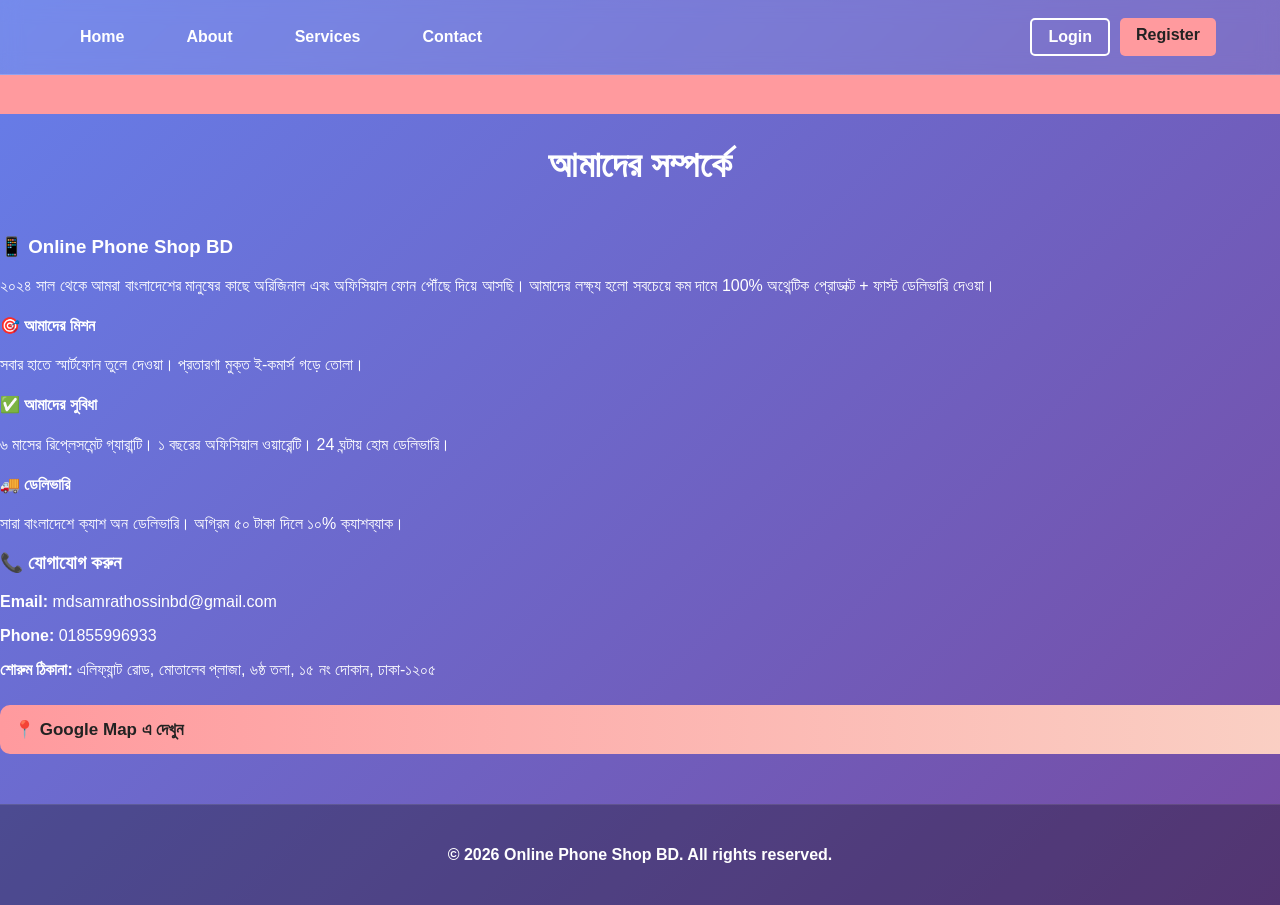
<file: about.html>
<!DOCTYPE html>
<html lang="en">
<head>
  <meta charset="UTF-8">
  <meta name="viewport" content="width=device-width, initial-scale=1.0">
  <title>About.html</title>
</head>
<link rel="stylesheet" href="style.css">
<script src="JavaScript.js"></script>
<body>

  <header>
    <nav>
      <ul>
        <li><a href="index.html">Home</a></li>
        <li><a href="About.html">About</a></li>
        <li><a href="services.html">Services</a></li>
        <li><a href="contact.html">Contact</a></li>
      </ul>
<div class="nav-buttons">
  <a href="login.html" class="btn-login">Login</a>
  <a href="register.html" class="btn-register">Register</a>
</div>
    </nav>
  </header>
   <div class="notice-bar">
     <div class="notice-text">
        🔥চলছে-ধামাকা ৬৫% ডিসকাউন্ট২০২৪ সাল থেকে আমরা বাংলাদেশের মানুষের কাছে অরিজিনাল এবং অফিসিয়াল ফোন পৌঁছে দিয়ে আসছি। 
         আমাদের লক্ষ্য হলো সবচেয়ে কম দামে 100% অথেন্টিক প্রোডাক্ট + ফাস্ট ডেলিভারি দেওয়া্যাক| 📞 Contact us: ☎️01855996933
     </div>
   </div>
<section class="about-section">
  <div class="about-container">
    
    <h2 class="section-title">আমাদের সম্পর্কে</h2>
    
    <div class="about-card">
      <h3>📱 Online Phone Shop BD</h3>
      <p>
        ২০২৪ সাল থেকে আমরা বাংলাদেশের মানুষের কাছে অরিজিনাল এবং অফিসিয়াল ফোন পৌঁছে দিয়ে আসছি। 
        আমাদের লক্ষ্য হলো সবচেয়ে কম দামে 100% অথেন্টিক প্রোডাক্ট + ফাস্ট ডেলিভারি দেওয়া।
      </p>
    </div>

  <div class="about-grid">
      <div class="about-box">
        <h4>🎯 আমাদের মিশন</h4>
        <p>সবার হাতে স্মার্টফোন তুলে দেওয়া। প্রতারণা মুক্ত ই-কমার্স গড়ে তোলা।</p>
    </div>
      <div class="about-box">
        <h4>✅ আমাদের সুবিধা</h4>
        <p>৬ মাসের রিপ্লেসমেন্ট গ্যারান্টি। ১ বছরের অফিসিয়াল ওয়ারেন্টি। 24 ঘন্টায় হোম ডেলিভারি।</p>
    </div>
      <div class="about-box">
        <h4>🚚 ডেলিভারি</h4>
        <p>সারা বাংলাদেশে ক্যাশ অন ডেলিভারি। অগ্রিম ৫০ টাকা দিলে ১০% ক্যাশব্যাক।</p>
    </div>
  </div>

    <div class="about-card">
      <h3>📞 যোগাযোগ করুন</h3>
      <p><b>Email:</b> mdsamrathossinbd@gmail.com</p>
      <p><b>Phone:</b> 01855996933</p>
      <p><b>শোরুম ঠিকানা:</b> এলিফ্যান্ট রোড, মোতালেব প্লাজা, ৬ষ্ঠ তলা, ১৫ নং দোকান, ঢাকা-১২০৫</p>
      
      <a href="https://maps.google.com/?q=Motaleb Plaza Dhaka" target="_blank" class="btn-submit" style="text-decoration:none; display:inline-block; margin-top:10px;">
        📍 Google Map এ দেখুন
      </a>
    </div>

  </div>
</section>

<footer>
  <p>© 2026 Online Phone Shop BD. All rights reserved.</p>
</footer>
</body>
</html>
</file>
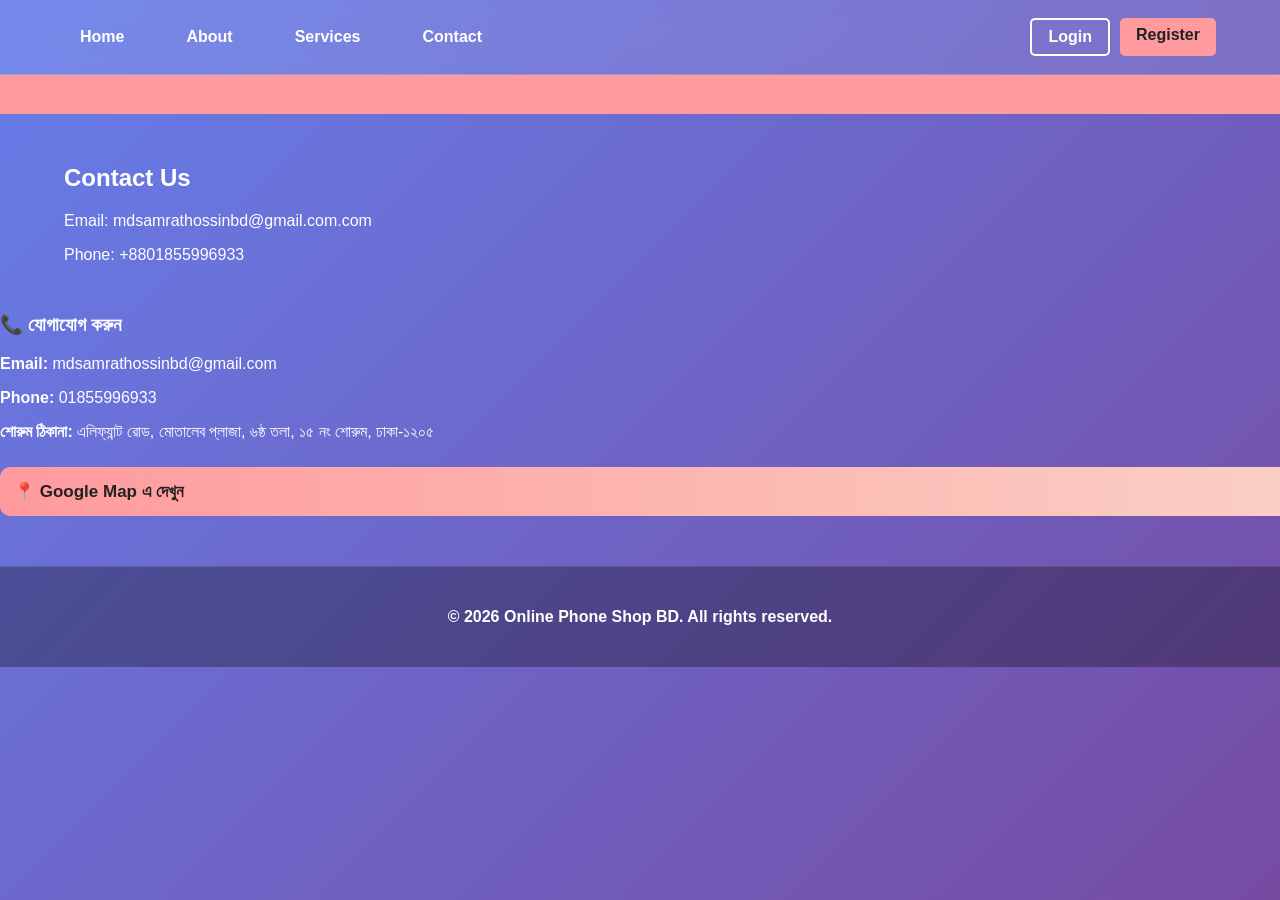
<file: contact.html>
<!DOCTYPE html>
<html lang="en">
<head>
  <meta charset="UTF-8">
  <meta name="viewport" content="width=device-width, initial-scale=1.0">
  <title>content.html</title>
</head>
<link rel="stylesheet" href="style.css">
<body>
  <header>
    <nav>
      <ul>
        <li><a href="index.html">Home</a></li>
        <li><a href="About.html">About</a></li>
        <li><a href="services.html">Services</a></li>
        <li><a href="contact.html">Contact</a></li>
      </ul>
<div class="nav-buttons">
  <a href="login.html" class="btn-login">Login</a>
  <a href="register.html" class="btn-register">Register</a>
</div>
    </nav>
  </header>
<div class="notice-bar">
  <div class="notice-text">
    🔥চলছে-ধামাকা ৬৫% ডিসকাউন্ট অফার ! | 🎉 🛒24 ঘণ্টার মধ্য বাংলাদেশের যে কোনো প্রান্তে হোম ডেলিভারি মাধ্যমে  পৌঁছায় দেওয়া ☑️৬মাসের রিপ্লেসমেন্ট গ্যারান্টি ১বছরের ওয়ারেন্টি।হয়। অগ্রিম ৫৫০ দিলে ১০% ক্যাশ ফুরিয়ে যাওয়ার আগেই অর্ডার করুনব্যাক| 📞 Contact us: ☎️01855996933
  </div>
</div>
  <main>
      <section id="contact">
      <h2>Contact Us</h2>
      <p>Email: mdsamrathossinbd@gmail.com.com</p>
      <p>Phone: +8801855996933</p>
    </section>
  </main>
      <div class="about-card">
      <h3>📞 যোগাযোগ করুন</h3>
      <p><b>Email:</b> mdsamrathossinbd@gmail.com</p>
      <p><b>Phone:</b> 01855996933</p>
      <p><b>শোরুম ঠিকানা:</b> এলিফ্যান্ট রোড, মোতালেব প্লাজা, ৬ষ্ঠ তলা, ১৫ নং শোরুম, ঢাকা-১২০৫</p>
      
      <a href="https://maps.google.com/?q=Motaleb Plaza Dhaka" target="_blank" class="btn-submit" style="text-decoration:none; display:inline-block; margin-top:10px;">
        📍 Google Map এ দেখুন
      </a>
    </div>
    
  <footer>
    <p>© 2026 Online Phone Shop BD. All rights reserved.</p>
  </footer>
</file>
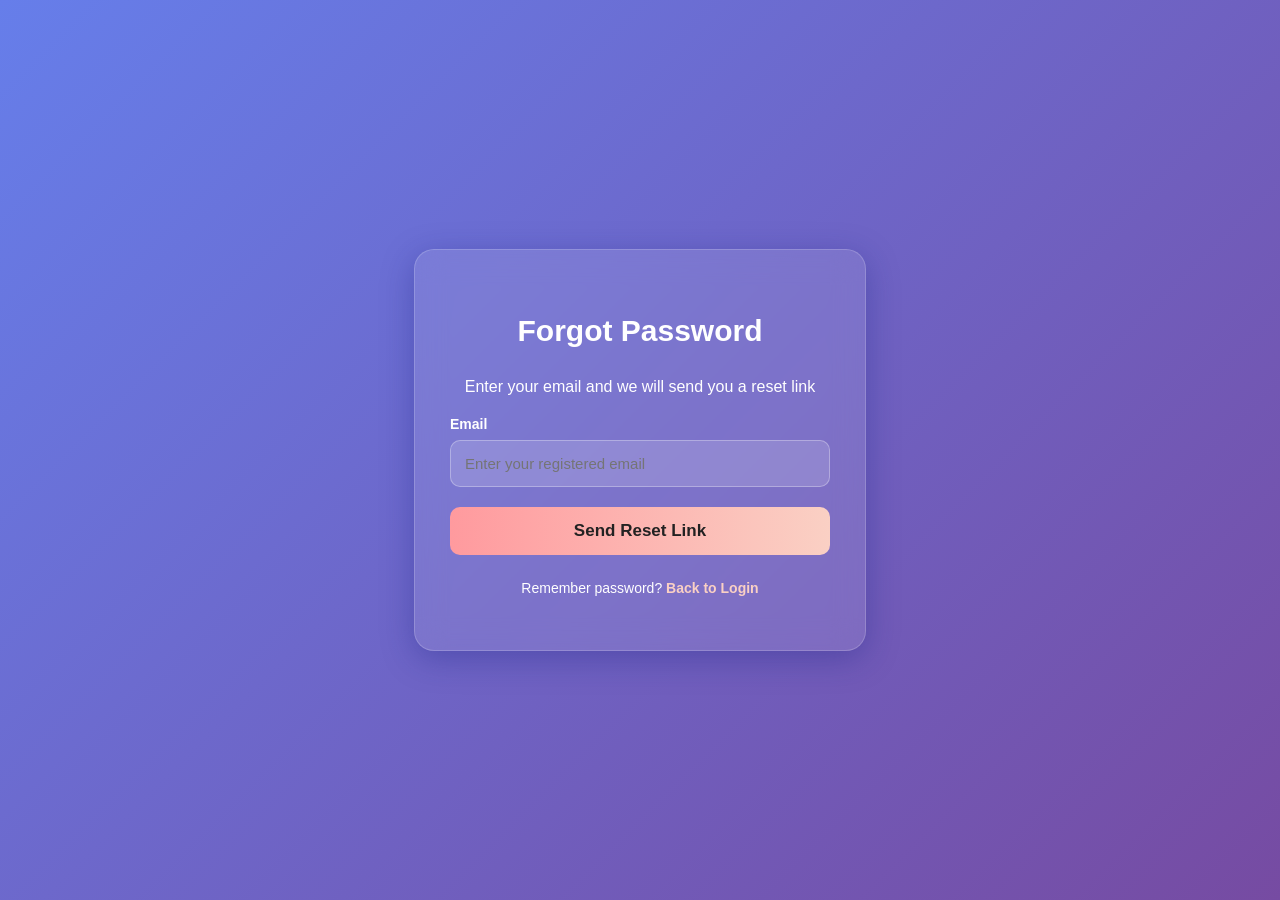
<file: forgot.html>
<!DOCTYPE html>
<html lang="en">
<head>
  <meta charset="UTF-8">
  <meta name="viewport" content="width=device-width, initial-scale=1.0">
  <title>Forgot Password</title>
  <link rel="stylesheet" href="style.css">
</head>
<body class="form-body">
  
  <div class="form-container">
    <h2>Forgot Password</h2>
    <p style="color: #fff; text-align: center; margin-bottom: 20px;">Enter your email and we will send you a reset link</p>
    <form>
      <div class="input-group">
        <label>Email</label>
        <input type="email" placeholder="Enter your registered email" required>
      </div>

      <button type="submit" class="btn-submit">Send Reset Link</button>
      <p class="form-link">Remember password? <a href="login.html">Back to Login</a></p>
    </form>
  </div>

</body>
</html>
</file>
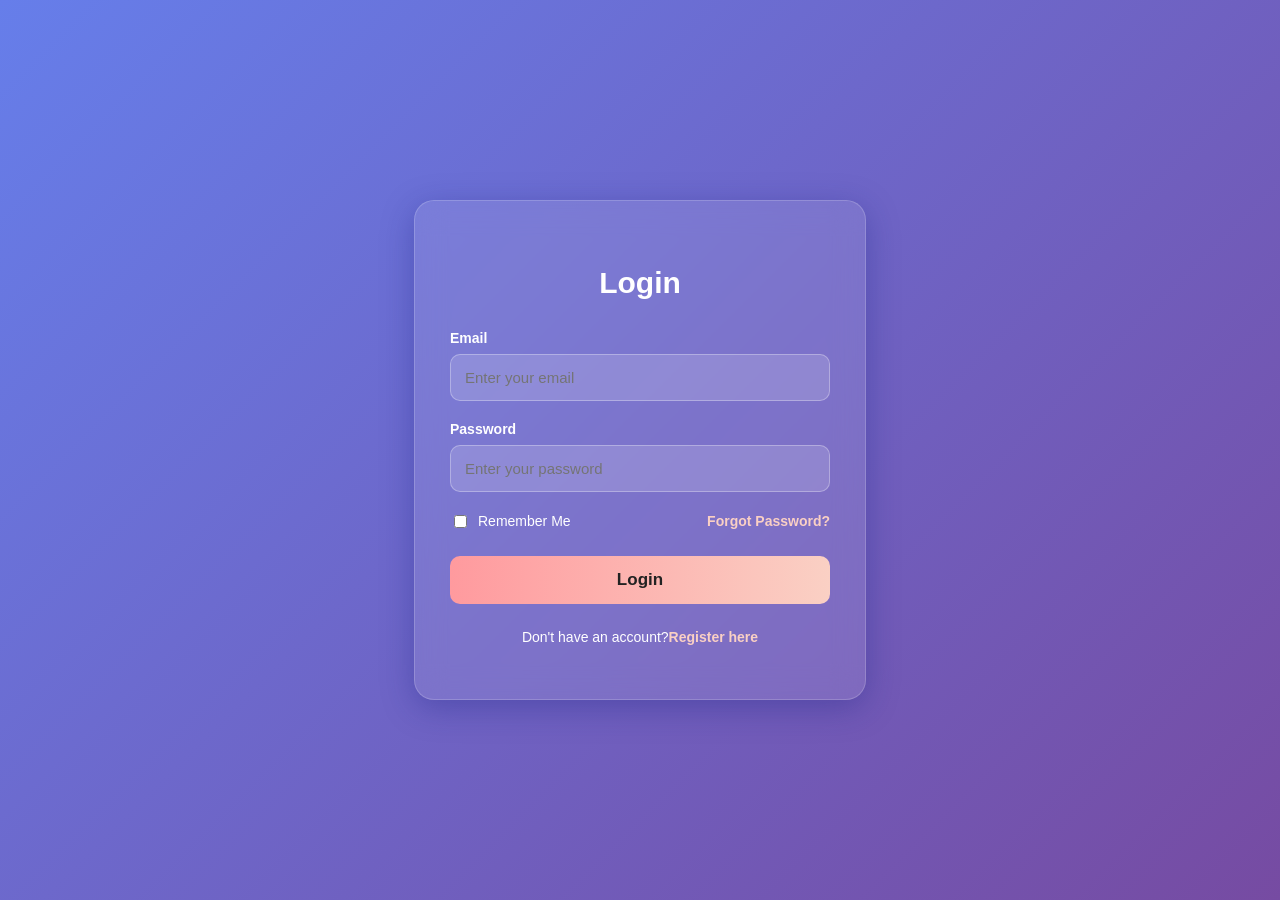
<file: login.html>
<!DOCTYPE html>
<html lang="en">
<head>
  <meta charset="UTF-8">
  <title>Login</title>
  <link rel="stylesheet" href="style.css">
</head>
<body class="form-body">
  
  <div class="form-container">
    <h2>Login</h2>
    <form>
      <div class="input-group">
        <label>Email</label>
        <input type="email" placeholder="Enter your email" required>
      </div>
      <div class="input-group">
        <label>Password</label>
        <input type="password" placeholder="Enter your password" required>
      </div>

      <!-- Remember Me + Forgot Password -->
      <div class="form-options">
        <label class="remember">
          <input type="checkbox"> Remember Me
        </label>
        <a href="forgot.html" class="forgot">Forgot Password?</a>
      </div>

      <button type="submit" class="btn-submit">Login</button>
      <p class="form-link">Don't have an account?<a href="register.html">Register here</a></p>
    </form>
  </div>

</body>
</html>
</file>
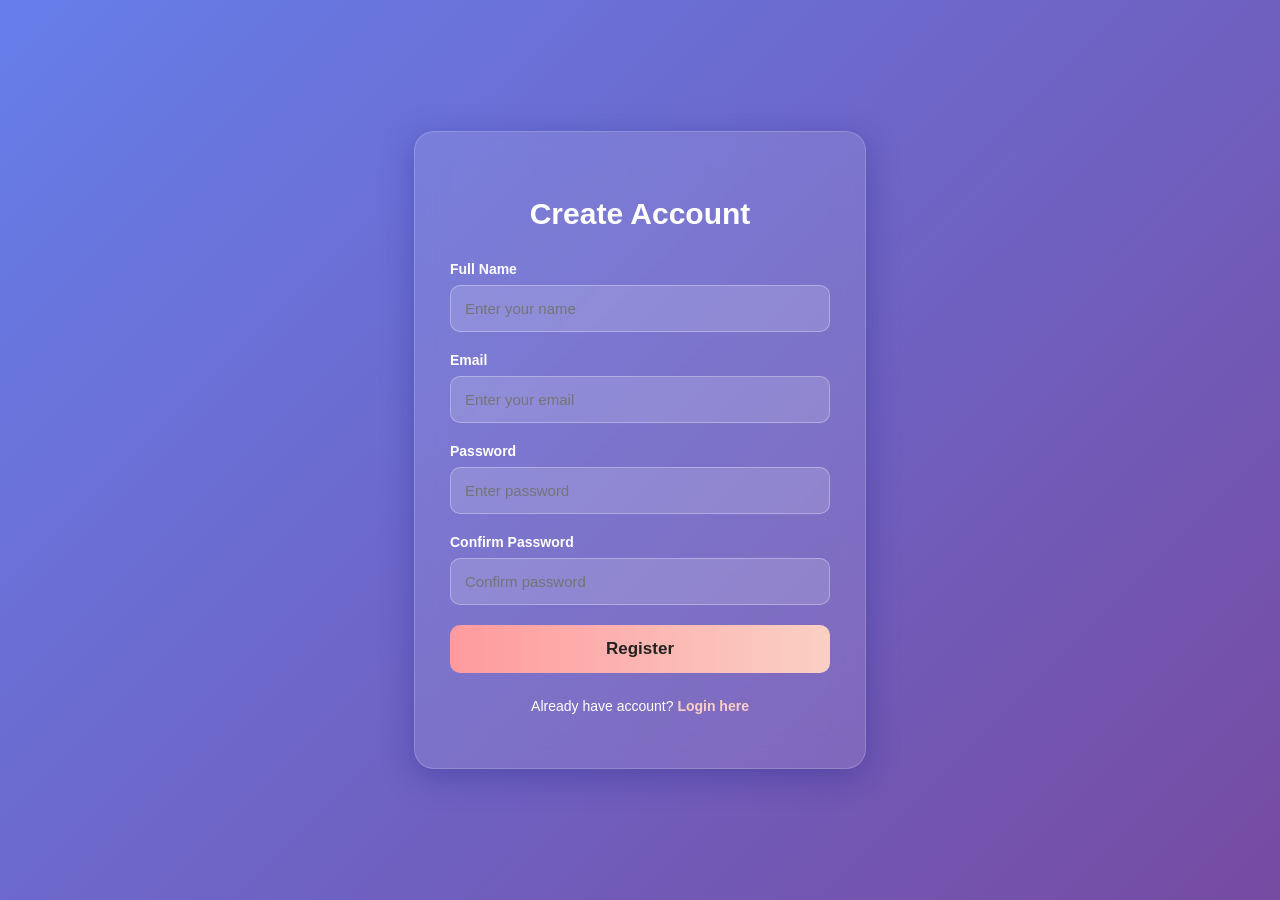
<file: register.html>
<!DOCTYPE html>
<html lang="en">
<head>
  <meta charset="UTF-8">
  <title>Register</title>
  <link rel="stylesheet" href="style.css">
</head>
<body class="form-body">

  <div class="form-container">
    <h2>Create Account</h2>
    <form>
      <div class="input-group">
        <label>Full Name</label>
        <input type="text" placeholder="Enter your name" required>
      </div>
      <div class="input-group">
        <label>Email</label>
        <input type="email" placeholder="Enter your email" required>
      </div>
      <div class="input-group">
        <label>Password</label>
        <input type="password" placeholder="Enter password" required>
      </div>
      <div class="input-group">
        <label>Confirm Password</label>
        <input type="password" placeholder="Confirm password" required>
      </div>
      <button type="submit" class="btn-submit">Register</button>
      <p class="form-link">Already have account? <a href="login.html">Login here</a></p>
    </form>
  </div>

</body>
</html>
</file>
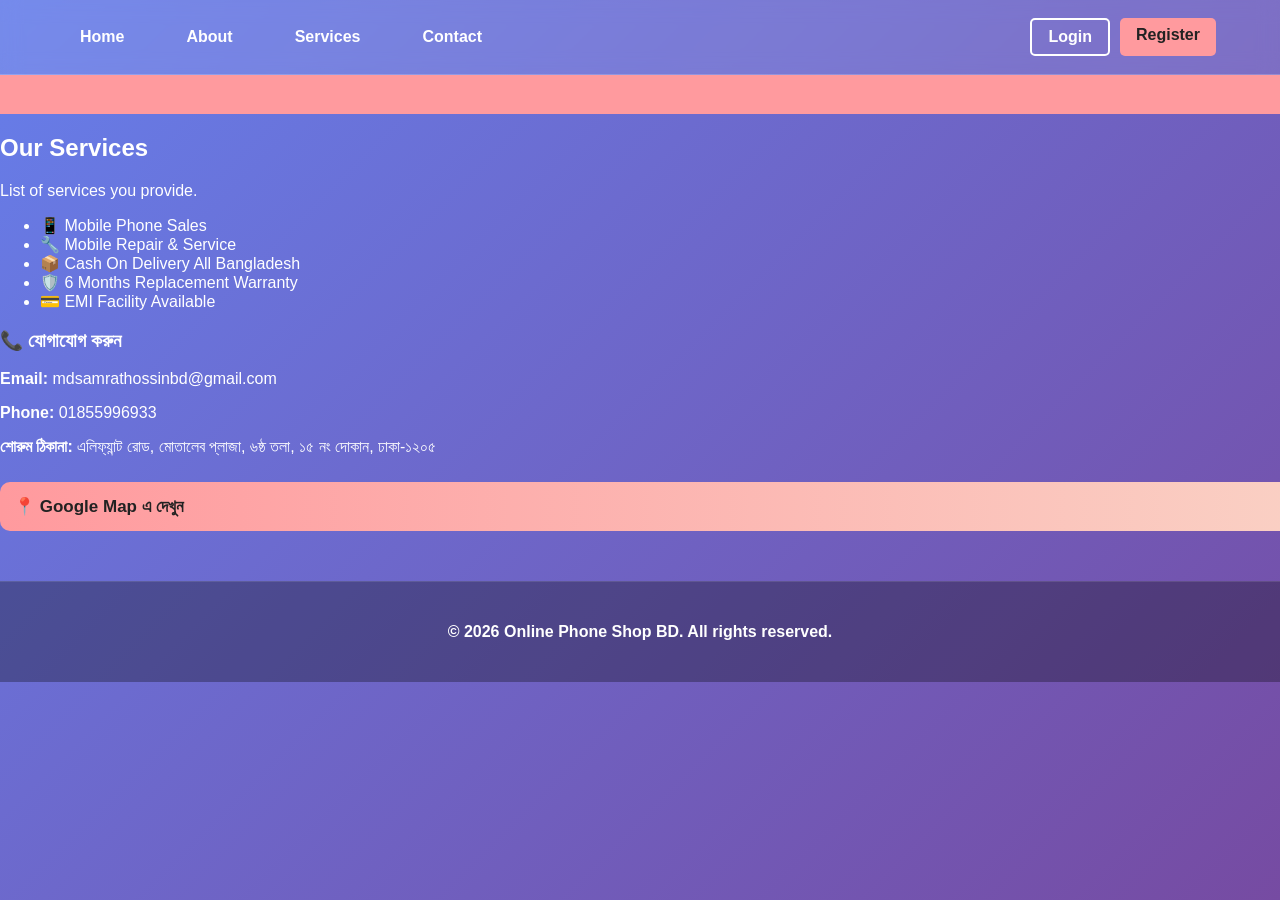
<file: services.html>
<!DOCTYPE html>
<html lang="en">
<head>
  <meta charset="UTF-8">
  <meta name="viewport" content="width=device-width, initial-scale=1.0">
  <title>content.html</title>
</head>
<link rel="stylesheet" href="style.css">
<body>
  <header>
    <nav>
      <ul>
        <li><a href="index.html">Home</a></li>
        <li><a href="About.html">About</a></li>
        <li><a href="services.html">Services</a></li>
        <li><a href="contact.html">Contact</a></li>
      </ul>
<div class="nav-buttons">
  <a href="login.html" class="btn-login">Login</a>
  <a href="register.html" class="btn-register">Register</a>
</div>
    </nav>
  </header>
  <div class="notice-bar">
  <div class="notice-text">
    🔥চলছে-ধামাকা ৬৫% ডিসকাউন্ট অফার ! | 🎉 🛒24 ঘণ্টার মধ্য বাংলাদেশের যে কোনো প্রান্তে হোম ডেলিভারি মাধ্যমে  পৌঁছায় দেওয়া ☑️৬মাসের রিপ্লেসমেন্ট গ্যারান্টি ১বছরের ওয়ারেন্টি।হয়। অগ্রিম ৫৫০ দিলে ১০% ক্যাশ ফুরিয়ে যাওয়ার আগেই অর্ডার করুনব্যাক| 📞 Contact us: ☎️01855996933
  </div>
</div>
  <section class="services-section">
  <div class="services-container">
    <div class="services-card">
      <h2>Our Services</h2>
      <p class="subtitle">List of services you provide.</p>
      <ul class="service-list">
        <li>📱 Mobile Phone Sales</li>
        <li>🔧 Mobile Repair & Service</li>
        <li>📦 Cash On Delivery All Bangladesh</li>
        <li>🛡️ 6 Months Replacement Warranty</li>
        <li>💳 EMI Facility Available</li>
      </ul>
    </div>
  </div>
</section>

    <div class="about-card">
      <h3>📞 যোগাযোগ করুন</h3>
      <p><b>Email:</b> mdsamrathossinbd@gmail.com</p>
      <p><b>Phone:</b> 01855996933</p>
      <p><b>শোরুম ঠিকানা:</b> এলিফ্যান্ট রোড, মোতালেব প্লাজা, ৬ষ্ঠ তলা, ১৫ নং দোকান, ঢাকা-১২০৫</p>
      
      <a href="https://maps.google.com/?q=Motaleb Plaza Dhaka" target="_blank" class="btn-submit" style="text-decoration:none; display:inline-block; margin-top:10px;">
        📍 Google Map এ দেখুন
      </a>
    </div>

  <footer>
    <p>© 2026 Online Phone Shop BD. All rights reserved.</p>
  </footer>
</file>
<file: style.css>
body { background: linear-gradient(135deg, #667eea 0%, #764ba2 100%); color: #fff; min-height: 100vh; font-family: 'Segoe UI', Arial, sans-serif; margin: 0; } 
header { background: rgba(255, 255, 255, 0.1); backdrop-filter: blur(10px); border-bottom: 1px solid rgba(255, 255, 255, 0.2); padding: 18px 0; position: sticky; top: 0; z-index: 100; } 
nav { width: 90%; margin: auto; display: flex; justify-content: space-between; align-items: center; } 
nav ul { list-style: none; display: flex; gap: 30px; margin: 0; padding: 0; } 
nav ul li a { color: #fff; text-decoration: none; font-weight: 600; padding: 8px 16px; border-radius: 20px; transition: 0.3s ease; } 
nav ul li a:hover { background: rgba(255, 255, 255, 0.2); transform: translateY(-2px); } 
main { width: 90%; margin: 50px auto; } 
footer { background: rgba(0, 0, 0, 0.3); text-align: center; padding: 25px 0; margin-top: 50px; font-weight: 600; border-top: 1px solid rgba(255, 255, 255, 0.1); } 
.nav-buttons { display: flex; gap: 10px; } 
.btn-login, .btn-register { padding: 8px 16px; border-radius: 5px; text-decoration: none; font-weight: 600; } 
.btn-login { background: transparent; border: 2px solid #fff; color: #fff; } 
.btn-register { background: #ff9a9e; color: #222; } 
.form-body { display: flex; justify-content: center; align-items: center; height: 100vh; } 
.form-container { background: rgba(255, 255, 255, 0.1); backdrop-filter: blur(15px); padding: 40px 35px; border-radius: 20px; width: 380px; box-shadow: 0 8px 32px 0 rgba(31, 38, 135, 0.37); border: 1px solid rgba(255, 255, 255, 0.18); } 
.form-container h2 { text-align: center; color: #fff; margin-bottom: 30px; font-size: 30px; font-weight: 700; } 
.input-group { margin-bottom: 20px; } 
.input-group label { display: block; color: #fff; margin-bottom: 8px; font-weight: 600; font-size: 14px; } 
.input-group input { width: 100%; padding: 14px; border: 1px solid rgba(255, 255, 255, 0.3); border-radius: 10px; background: rgba(255, 255, 255, 0.15); color: #fff; outline: none; box-sizing: border-box; font-size: 15px; } 
.form-options { display: flex; justify-content: space-between; align-items: center; margin-bottom: 25px; font-size: 14px; } 
.remember { color: #fff; display: flex; align-items: center; gap: 8px; cursor: pointer; } 
.forgot { color: #fad0c4; text-decoration: none; font-weight: 600; } 
.btn-submit { width: 100%; padding: 14px; border: none; border-radius: 10px; background: linear-gradient(90deg, #ff9a9e, #fad0c4); color: #222; font-weight: 700; font-size: 17px; cursor: pointer; transition: 0.3s; } 
.form-link { text-align: center; margin-top: 25px; color: #fff; font-size: 14px; } 
.form-link a { color: #fad0c4; text-decoration: none; font-weight: 700; } 
.notice-bar { width: 100%; background: #ff9a9e; color: #222; padding: 10px 0; overflow: hidden; white-space: nowrap; font-weight: 600; } 
.notice-text { display: inline-block; padding-left: 100%; animation: scroll-left 20s linear infinite; } 
@keyframes scroll-left { 0% { transform: translateX(0); } 100% { transform: translateX(-100%); } } 
.product-section { padding: 50px 20px; max-width: 1200px; margin: auto; } 
.section-title { text-align: center; color: #fff; font-size: 36px; margin-bottom: 50px; font-weight: 800; } 
.card-grid { display: grid; grid-template-columns: repeat(3, 1fr); gap: 30px; } 
.card { background: rgba(255, 255, 255, 0.1); backdrop-filter: blur(15px); border: 1px solid rgba(255, 255, 255, 0.2); border-radius: 20px; padding: 20px; text-align: center; color: #fff; } 
.card img { width: 100%; height: 220px; object-fit: contain; margin-bottom: 15px; border-radius: 12px; background: #fff; padding: 10px; } 
.card h4 { font-size: 18px; margin-bottom: 10px; min-height: 45px; } 
.card .price { font-size: 22px; font-weight: 800; color: #fad0c4; margin-bottom: 15px; } 
.btn-buy { display: inline-block; width: 90%; padding: 12px 0; background: linear-gradient(90deg, #00c6ff, #0072ff); color: #fff; border-radius: 10px; text-decoration: none; font-weight: 700; }
</file>
